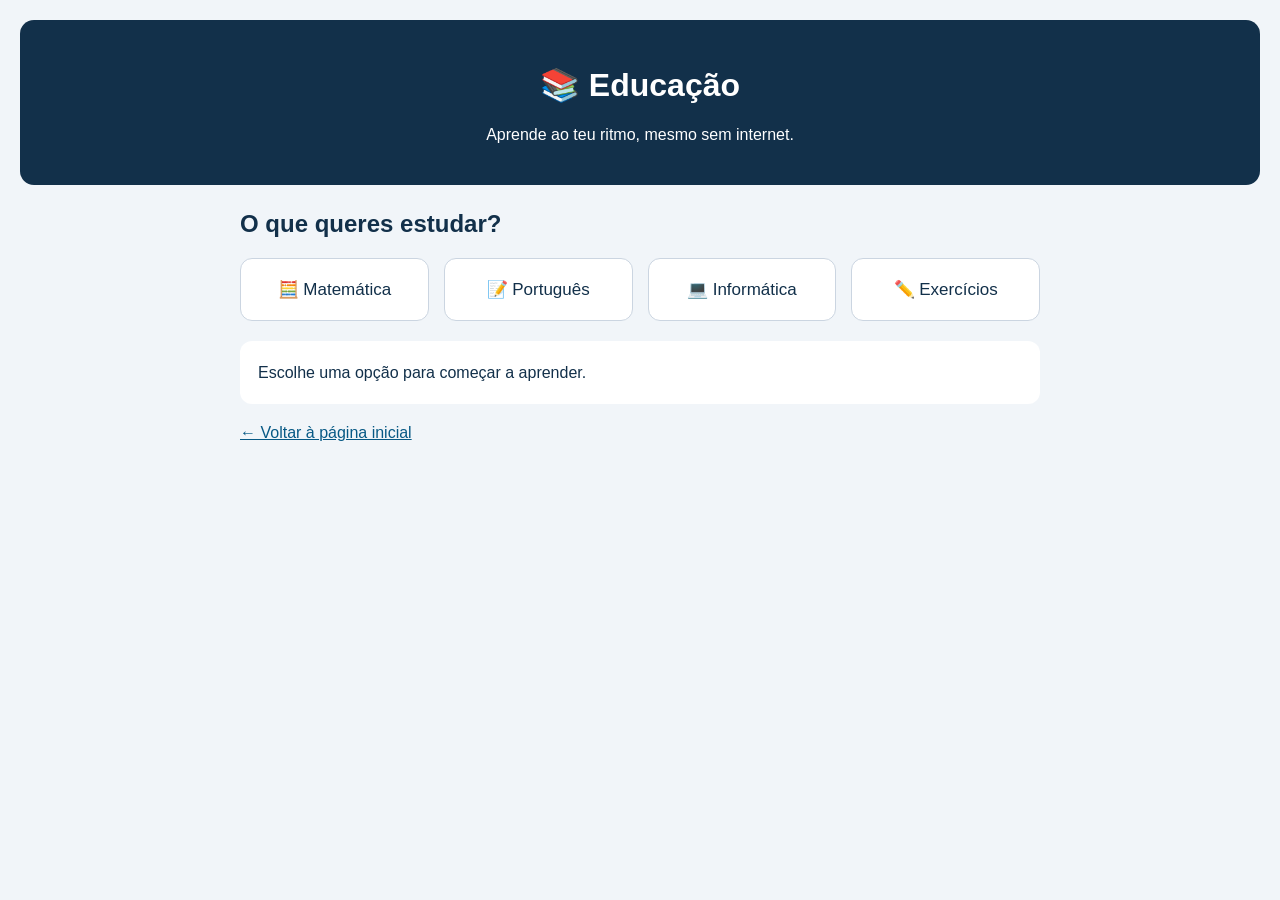
<file: educacao.html>
<!DOCTYPE html>
<html lang="pt">
<head>
    <meta charset="UTF-8">
    <meta name="viewport" content="width=device-width, initial-scale=1.0">
    <title>Educação | Como posso te ajudar?</title>
    <style>
        * {
            box-sizing: border-box;
        }

        body {
            margin: 0;
            padding: 20px;
            font-family: Arial, sans-serif;
            background: #f1f5f9;
            color: #12304a;
        }

        header {
            background: #12304a;
            color: white;
            padding: 25px;
            text-align: center;
            border-radius: 14px;
        }

        main {
            max-width: 800px;
            margin: 25px auto;
        }

        .opcoes {
            display: grid;
            grid-template-columns: repeat(auto-fit, minmax(150px, 1fr));
            gap: 15px;
            margin-top: 20px;
        }

        button {
            padding: 20px 10px;
            background: white;
            border: 1px solid #cbd5e1;
            border-radius: 12px;
            color: #12304a;
            font-size: 17px;
            cursor: pointer;
        }

        button:hover {
            background: #e0f2fe;
        }

        #resultado {
            margin-top: 20px;
            padding: 18px;
            background: white;
            border-radius: 12px;
            line-height: 1.7;
        }

        a {
            display: inline-block;
            margin-top: 20px;
            color: #075985;
        }
    </style>
</head>
<body>
    <header>
        <h1>📚 Educação</h1>
        <p>Aprende ao teu ritmo, mesmo sem internet.</p>
    </header>

    <main>
        <h2>O que queres estudar?</h2>

        <div class="opcoes">
            <button onclick="mostrar('matematica')">
                🧮 Matemática
            </button>

            <button onclick="mostrar('portugues')">
                📝 Português
            </button>

            <button onclick="mostrar('informatica')">
                💻 Informática
            </button>

            <button onclick="mostrar('exercicios')">
                ✏️ Exercícios
            </button>
        </div>

        <section id="resultado" aria-live="polite">
            Escolhe uma opção para começar a aprender.
        </section>

        <a href="../index.html">← Voltar à página inicial</a>
    </main>

    <script>
        function mostrar(opcao) {
            const resultado = document.getElementById("resultado");

            const conteudos = {
                matematica: `
                    <h2>Matemática</h2>
                    <p>Começa por estes assuntos:</p>
                    <ul>
                        <li>Operações básicas</li>
                        <li>Frações</li>
                        <li>Equações</li>
                        <li>Funções matemáticas</li>
                    </ul>
                    <p>Escolhe um assunto e pratica regularmente.</p>
                `,

                portugues: `
                    <h2>Português</h2>
                    <ul>
                        <li>Gramática</li>
                        <li>Ortografia</li>
                        <li>Leitura e interpretação</li>
                        <li>Escrita de textos</li>
                    </ul>
                `,

                informatica: `
                    <h2>Informática</h2>
                    <ul>
                        <li>Componentes do computador</li>
                        <li>Algoritmos</li>
                        <li>Programação</li>
                        <li>HTML, CSS e JavaScript</li>
                    </ul>
                `,

                exercicios: `
                    
<h2>Exercícios de Matemática</h2>

<h3>Exercício 1 — Equação simples</h3>
<p>Resolve: <strong>x + 5 = 12</strong></p>
<p>Qual é o valor de x?</p>
<input id="resposta1" type="number" placeholder="A tua resposta">
<button onclick="verificar1()">Verificar</button>
<p id="correcao1"></p>

<hr>

<h3>Exercício 2 — Multiplicação</h3>
<p>Resolve: <strong>3 × x = 18</strong></p>
<p>Qual é o valor de x?</p>
<input id="resposta2" type="number" placeholder="A tua resposta">
<button onclick="verificar2()">Verificar</button>
<p id="correcao2"></p>

<hr>

<h3>Exercício 3 — Adição</h3>
<p>Resolve: <strong>x + 8 = 20</strong></p>
<p>Qual é o valor de x?</p>
<input id="resposta3" type="number" placeholder="A tua resposta">
<button onclick="verificar3()">Verificar</button>
<p id="correcao3"></p>

                `
            };

            resultado.innerHTML = conteudos[opcao];
        }

function verificar1() {
    const resposta = document.getElementById("resposta1").value;
    const correcao = document.getElementById("correcao1");

    if (resposta.trim() === "") {
        correcao.textContent = "Escreve uma resposta primeiro.";
    } else if (Number(resposta) === 7) {
        correcao.textContent = "Correto! x = 12 - 5 = 7. Muito bem!";
    } else {
        correcao.textContent = "Tenta novamente. Subtrai 5 aos dois lados.";
    }
}

function verificar2() {
    const resposta = document.getElementById("resposta2").value;
    const correcao = document.getElementById("correcao2");

    if (resposta.trim() === "") {
        correcao.textContent = "Escreve uma resposta primeiro.";
    } else if (Number(resposta) === 6) {
        correcao.textContent = "Correto! x = 18 ÷ 3 = 6. Muito bem!";
    } else {
        correcao.textContent = "Tenta novamente. Divide 18 por 3.";
    }
}

function verificar3() {
    const resposta = document.getElementById("resposta3").value;
    const correcao = document.getElementById("correcao3");

    if (resposta.trim() === "") {
        correcao.textContent = "Escreve uma resposta primeiro.";
    } else if (Number(resposta) === 12) {
        correcao.textContent = "Correto! x = 20 - 8 = 12. Muito bem!";
    } else {
        correcao.textContent = "Tenta novamente. Subtrai 8 aos dois lados.";
    }
}

    </script>
        
</body>
</html>
</file>
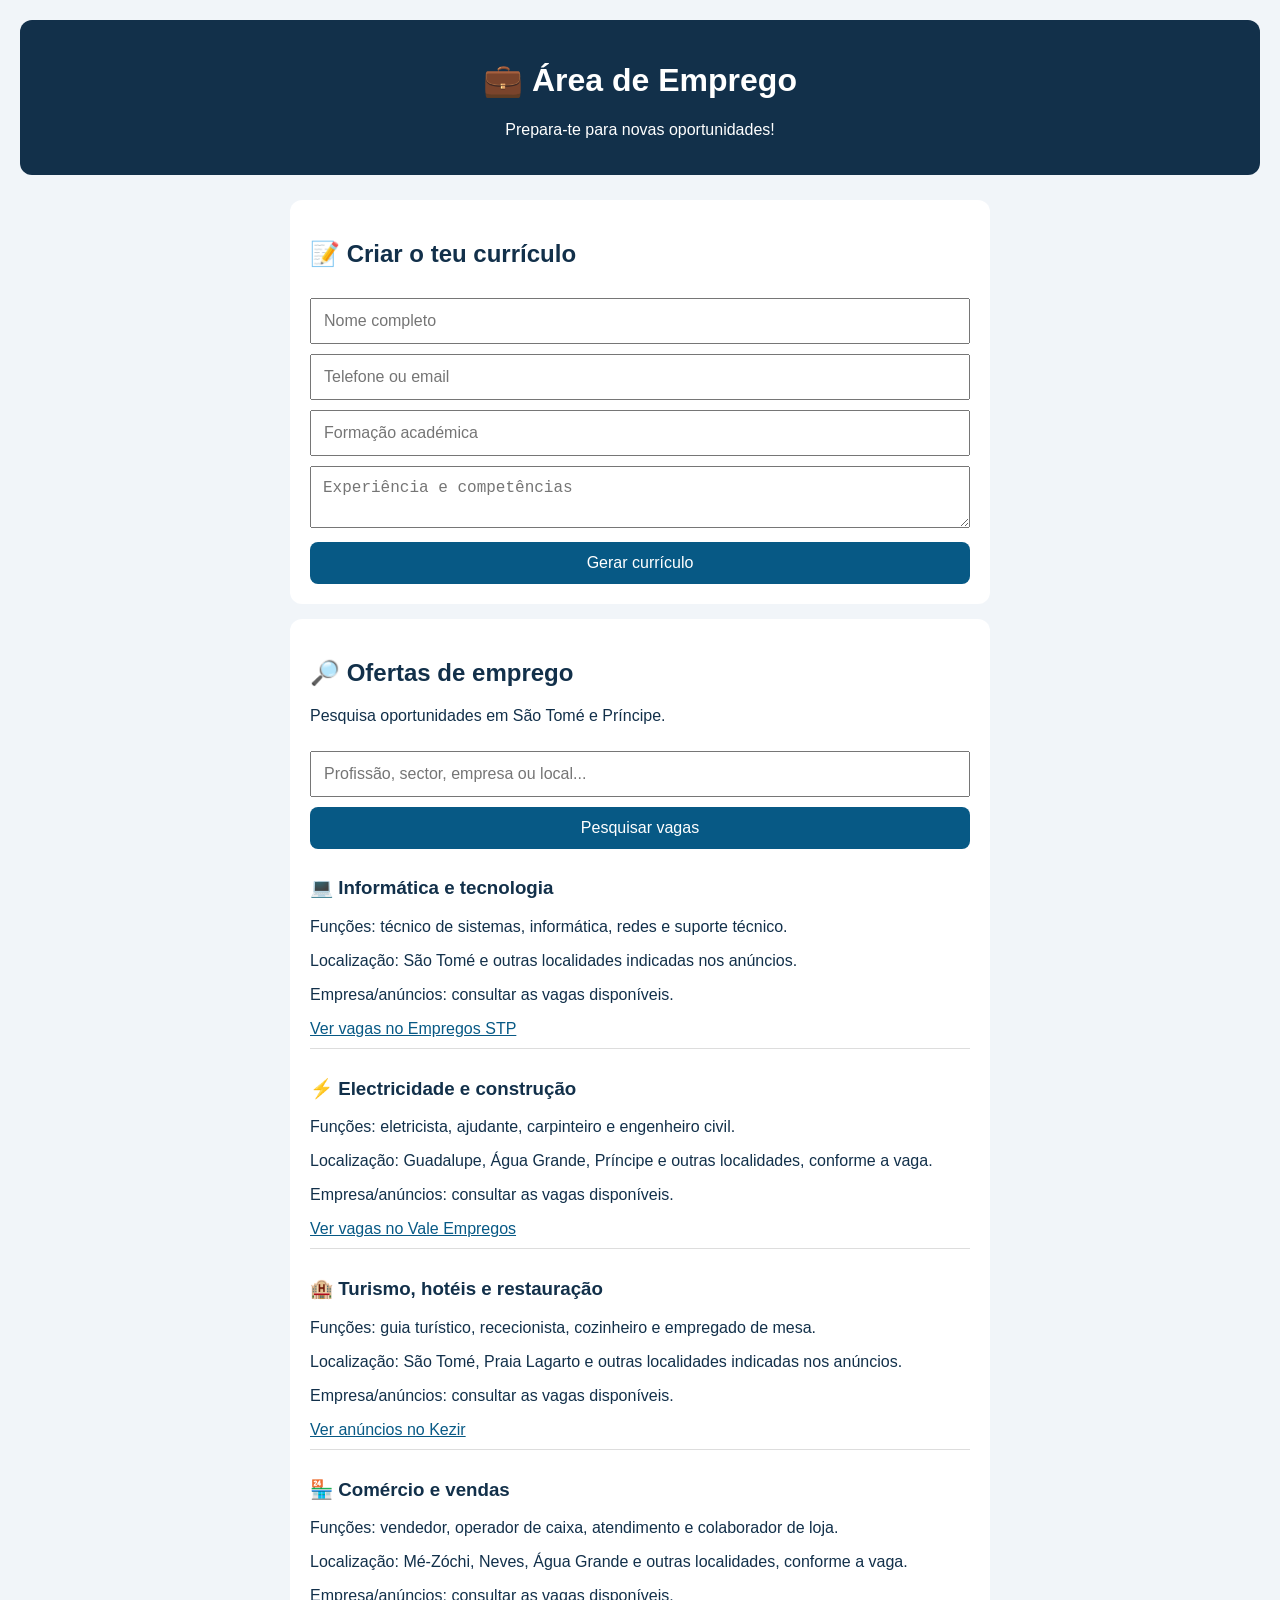
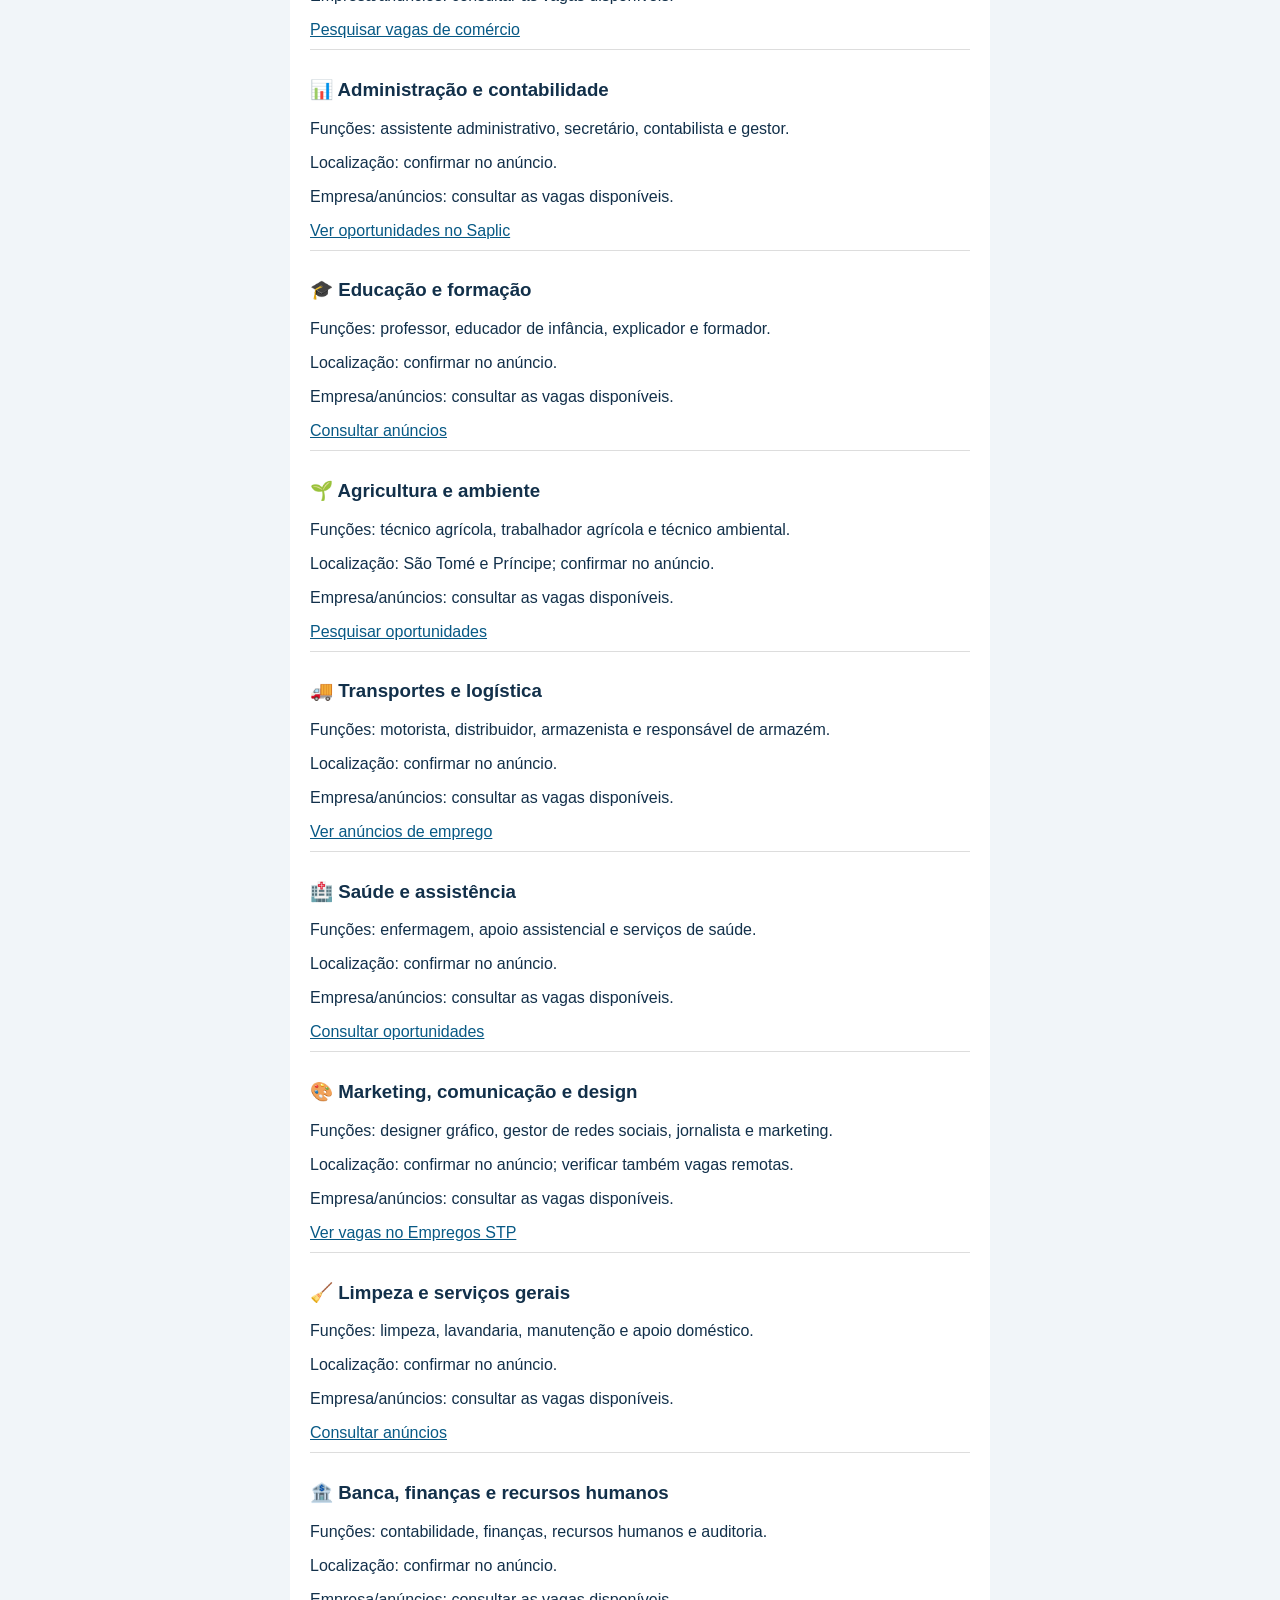
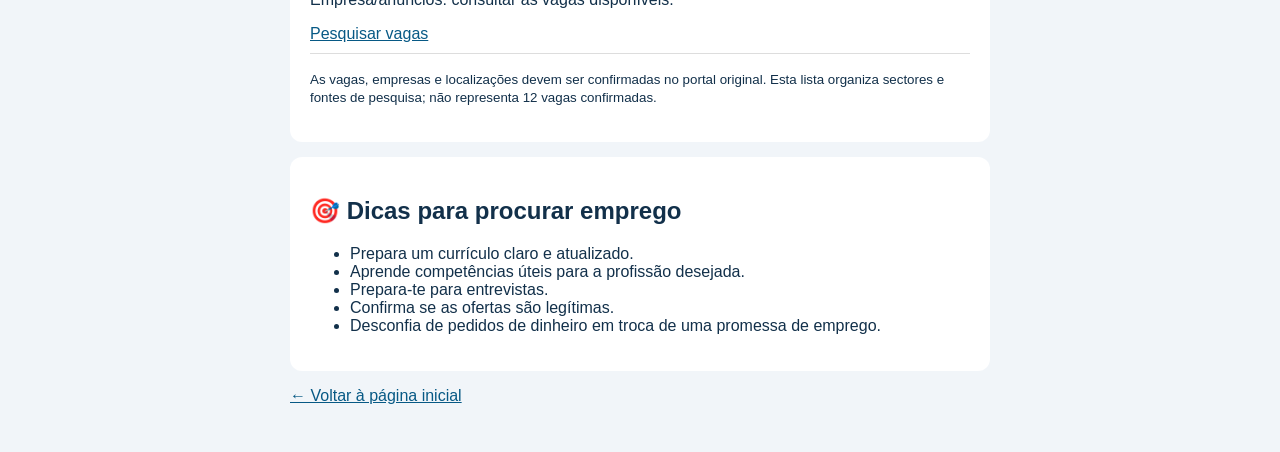
<file: emprego.html>
<!DOCTYPE html>
<html lang="pt">
<head>
    <meta charset="UTF-8">
    <meta name="viewport" content="width=device-width, initial-scale=1.0">
    <title>Emprego | Como posso te ajudar?</title>
    <style>
        body {
            font-family: Arial, sans-serif;
            background: #f1f5f9;
            color: #12304a;
            margin: 0;
            padding: 20px;
        }
        header {
            background: #12304a;
            color: white;
            padding: 20px;
            text-align: center;
            border-radius: 12px;
        }
        main {
            max-width: 700px;
            margin: 25px auto;
        }
        section {
            background: white;
            padding: 20px;
            margin-bottom: 15px;
            border-radius: 12px;
        }
        input, textarea, button {
            width: 100%;
            box-sizing: border-box;
            padding: 12px;
            margin-top: 10px;
            font-size: 16px;
        }
        button {
            background: #075985;
            color: white;
            border: none;
            border-radius: 8px;
            cursor: pointer;
        }
        a { color: #075985; }
        article {
            border-bottom: 1px solid #ddd;
            padding: 10px 0;
        }
    </style>
</head>
<body>
    <header>
        <h1>💼 Área de Emprego</h1>
        <p>Prepara-te para novas oportunidades!</p>
    </header>

    <main>
        <section>
            <h2>📝 Criar o teu currículo</h2>
            <input id="nome" placeholder="Nome completo">
            <input id="contacto" placeholder="Telefone ou email">
            <input id="formacao" placeholder="Formação académica">
            <textarea id="experiencia" placeholder="Experiência e competências"></textarea>
            <button onclick="criarCV()">Gerar currículo</button>
        </section>

        
<section>
    <h2>🔎 Ofertas de emprego</h2>
    <p>Pesquisa oportunidades em São Tomé e Príncipe.</p>

    <input id="pesquisaEmprego" type="search"
           placeholder="Profissão, sector, empresa ou local...">
<button type="button" onclick="pesquisarEmpregos()">
    Pesquisar vagas
</button>
    <div id="ofertas">
        <article>
            <h3>💻 Informática e tecnologia</h3>
            <p>Funções: técnico de sistemas, informática, redes e suporte técnico.</p>
            <p>Localização: São Tomé e outras localidades indicadas nos anúncios.</p>
            <p>Empresa/anúncios: consultar as vagas disponíveis.</p>
            <a href="https://empregostp.com/vagas" target="_blank" rel="noopener">Ver vagas no Empregos STP</a>
        </article>

        <article>
            <h3>⚡ Electricidade e construção</h3>
            <p>Funções: eletricista, ajudante, carpinteiro e engenheiro civil.</p>
            <p>Localização: Guadalupe, Água Grande, Príncipe e outras localidades, conforme a vaga.</p>
            <p>Empresa/anúncios: consultar as vagas disponíveis.</p>
            <a href="https://valeemprego.com/vagas/" target="_blank" rel="noopener">Ver vagas no Vale Empregos</a>
        </article>

        <article>
            <h3>🏨 Turismo, hotéis e restauração</h3>
            <p>Funções: guia turístico, rececionista, cozinheiro e empregado de mesa.</p>
            <p>Localização: São Tomé, Praia Lagarto e outras localidades indicadas nos anúncios.</p>
            <p>Empresa/anúncios: consultar as vagas disponíveis.</p>
            <a href="https://kezir.st/announcements?category=Emprego" target="_blank" rel="noopener">Ver anúncios no Kezir</a>
        </article>

        <article>
            <h3>🏪 Comércio e vendas</h3>
            <p>Funções: vendedor, operador de caixa, atendimento e colaborador de loja.</p>
            <p>Localização: Mé-Zóchi, Neves, Água Grande e outras localidades, conforme a vaga.</p>
            <p>Empresa/anúncios: consultar as vagas disponíveis.</p>
            <a href="https://valeemprego.com/vagas/" target="_blank" rel="noopener">Pesquisar vagas de comércio</a>
        </article>

        <article>
            <h3>📊 Administração e contabilidade</h3>
            <p>Funções: assistente administrativo, secretário, contabilista e gestor.</p>
            <p>Localização: confirmar no anúncio.</p>
            <p>Empresa/anúncios: consultar as vagas disponíveis.</p>
            <a href="https://saplic.com/st" target="_blank" rel="noopener">Ver oportunidades no Saplic</a>
        </article>

        <article>
            <h3>🎓 Educação e formação</h3>
            <p>Funções: professor, educador de infância, explicador e formador.</p>
            <p>Localização: confirmar no anúncio.</p>
            <p>Empresa/anúncios: consultar as vagas disponíveis.</p>
            <a href="https://kezir.st/announcements?category=Emprego" target="_blank" rel="noopener">Consultar anúncios</a>
        </article>

        <article>
            <h3>🌱 Agricultura e ambiente</h3>
            <p>Funções: técnico agrícola, trabalhador agrícola e técnico ambiental.</p>
            <p>Localização: São Tomé e Príncipe; confirmar no anúncio.</p>
            <p>Empresa/anúncios: consultar as vagas disponíveis.</p>
            <a href="https://valeemprego.com/vagas/" target="_blank" rel="noopener">Pesquisar oportunidades</a>
        </article>

        <article>
            <h3>🚚 Transportes e logística</h3>
            <p>Funções: motorista, distribuidor, armazenista e responsável de armazém.</p>
            <p>Localização: confirmar no anúncio.</p>
            <p>Empresa/anúncios: consultar as vagas disponíveis.</p>
            <a href="https://kezir.st/announcements?category=Emprego" target="_blank" rel="noopener">Ver anúncios de emprego</a>
        </article>

        <article>
            <h3>🏥 Saúde e assistência</h3>
            <p>Funções: enfermagem, apoio assistencial e serviços de saúde.</p>
            <p>Localização: confirmar no anúncio.</p>
            <p>Empresa/anúncios: consultar as vagas disponíveis.</p>
            <a href="https://saplic.com/st" target="_blank" rel="noopener">Consultar oportunidades</a>
        </article>

        <article>
            <h3>🎨 Marketing, comunicação e design</h3>
            <p>Funções: designer gráfico, gestor de redes sociais, jornalista e marketing.</p>
            <p>Localização: confirmar no anúncio; verificar também vagas remotas.</p>
            <p>Empresa/anúncios: consultar as vagas disponíveis.</p>
            <a href="https://empregostp.com/vagas" target="_blank" rel="noopener">Ver vagas no Empregos STP</a>
        </article>

        <article>
            <h3>🧹 Limpeza e serviços gerais</h3>
            <p>Funções: limpeza, lavandaria, manutenção e apoio doméstico.</p>
            <p>Localização: confirmar no anúncio.</p>
            <p>Empresa/anúncios: consultar as vagas disponíveis.</p>
            <a href="https://kezir.st/announcements?category=Emprego" target="_blank" rel="noopener">Consultar anúncios</a>
        </article>

        <article>
            <h3>🏦 Banca, finanças e recursos humanos</h3>
            <p>Funções: contabilidade, finanças, recursos humanos e auditoria.</p>
            <p>Localização: confirmar no anúncio.</p>
            <p>Empresa/anúncios: consultar as vagas disponíveis.</p>
            <a href="https://valeemprego.com/vagas/" target="_blank" rel="noopener">Pesquisar vagas</a>
        </article>
    </div>

    <p id="resultadoPesquisa" role="status"></p>
    <p><small>As vagas, empresas e localizações devem ser confirmadas no portal original. Esta lista organiza sectores e fontes de pesquisa; não representa 12 vagas confirmadas.</small></p>
</section>


        <section>
            <h2>🎯 Dicas para procurar emprego</h2>
            <ul>
                <li>Prepara um currículo claro e atualizado.</li>
                <li>Aprende competências úteis para a profissão desejada.</li>
                <li>Prepara-te para entrevistas.</li>
                <li>Confirma se as ofertas são legítimas.</li>
                <li>Desconfia de pedidos de dinheiro em troca de uma promessa de emprego.</li>
            </ul>
        </section>

        <p><a href="../index.html">← Voltar à página inicial</a></p>
    </main>

    <script>
        function criarCV() {
            const nome = document.getElementById("nome").value.trim();
            const contacto = document.getElementById("contacto").value.trim();
            const formacao = document.getElementById("formacao").value.trim();
            const experiencia = document.getElementById("experiencia").value.trim();

            if (!nome || !contacto || !formacao) {
                alert("Preenche o nome, contacto e formação.");
                return;
            }

            const texto =
                "CURRÍCULO\n\n" +
                "Nome: " + nome + "\n" +
                "Contacto: " + contacto + "\n" +
                "Formação: " + formacao + "\n" +
                "Experiência e competências: " + experiencia;

            const ficheiro = new Blob([texto], {
                type: "text/plain;charset=utf-8"
            });
            const url = URL.createObjectURL(ficheiro);
            const link = document.createElement("a");
            link.href = url;
            link.download = "meu-curriculo.txt";
            link.click();
            setTimeout(function () {
                URL.revokeObjectURL(url);
            }, 1000);
        }

        
function pesquisarEmpregos() {
    const campo = document.getElementById("pesquisaEmprego");
    const pesquisa = campo.value.trim().toLocaleLowerCase("pt");
    const ofertas = document.querySelectorAll("#ofertas article");
    const resultado = document.getElementById("resultadoPesquisa");
    let encontrados = 0;

    ofertas.forEach(function (oferta) {
        const corresponde = oferta.textContent
            .toLocaleLowerCase("pt")
            .includes(pesquisa);

        oferta.style.display = corresponde ? "block" : "none";

        if (corresponde) encontrados++;
    });

    resultado.textContent = encontrados + " sector(es) encontrado(s).";
}

document.getElementById("pesquisaEmprego")
    .addEventListener("input", pesquisarEmpregos);

    </script>
</body>
</html>
</file>
